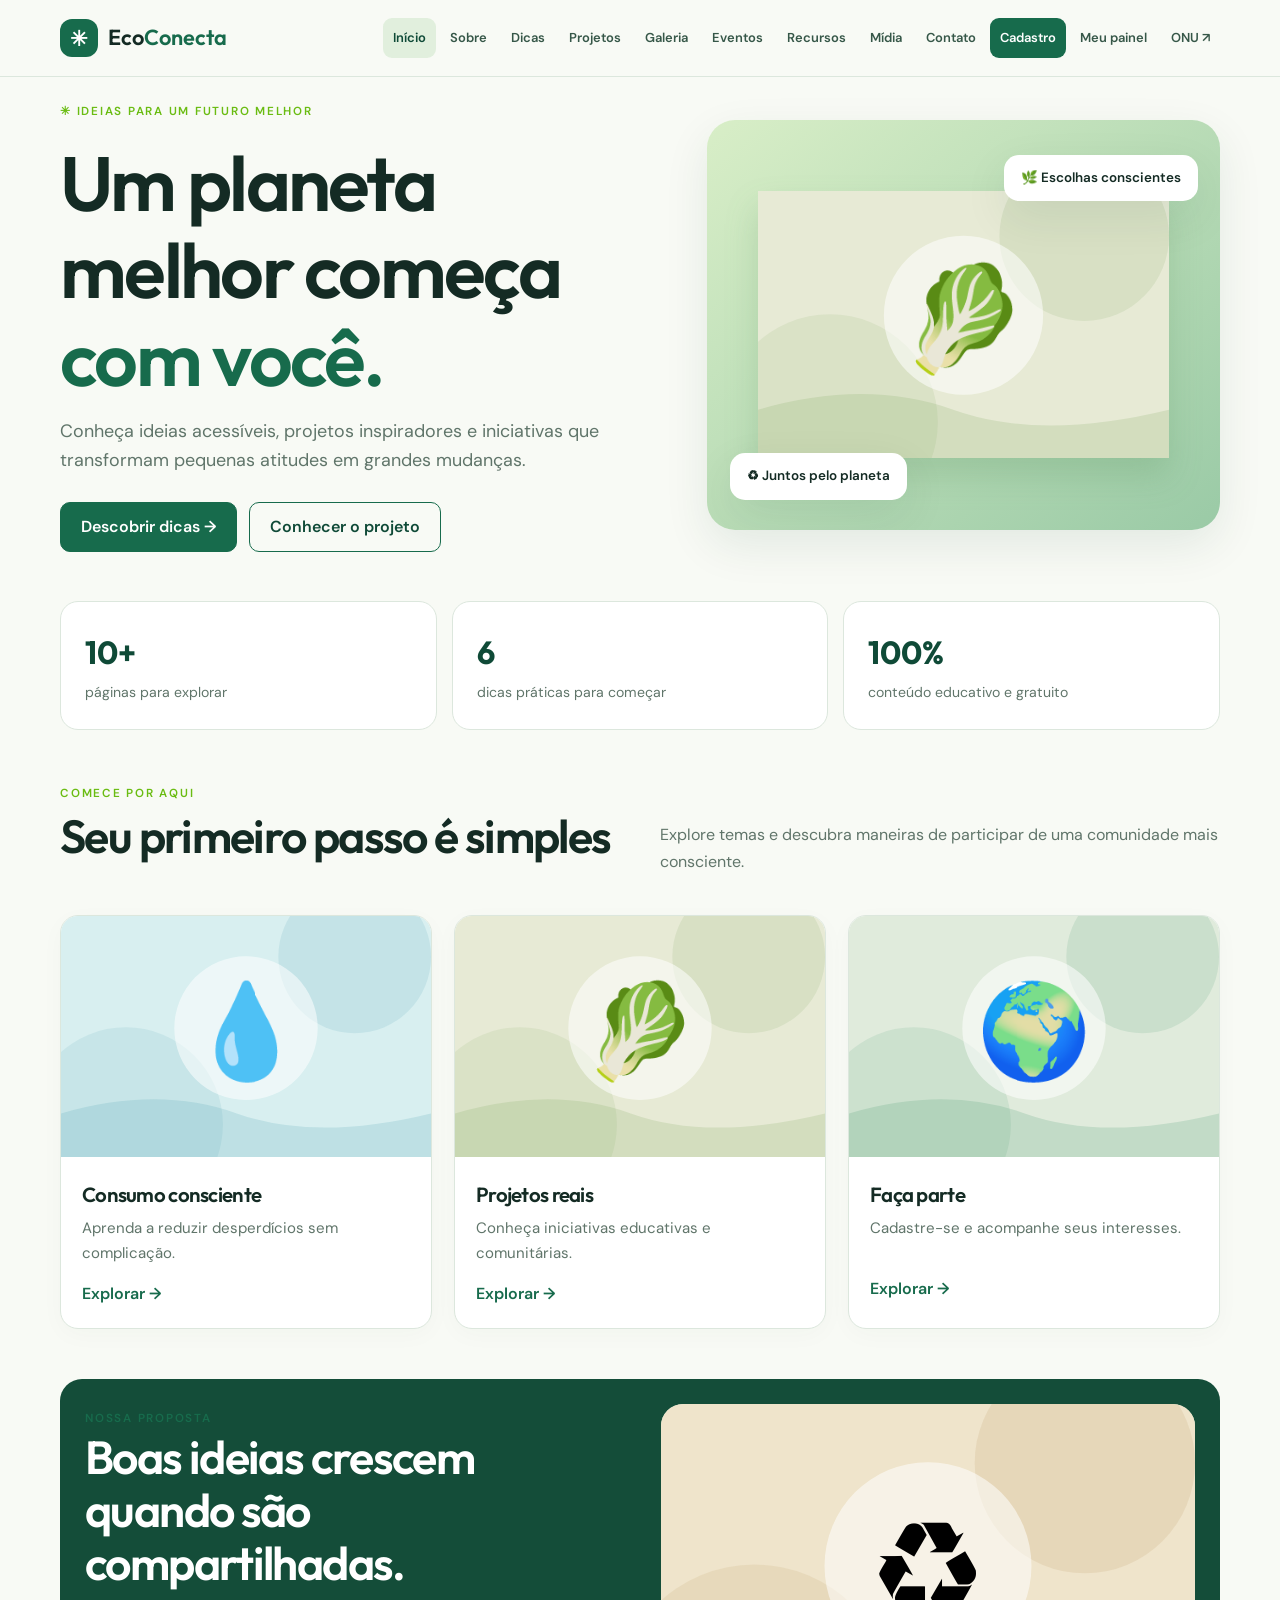
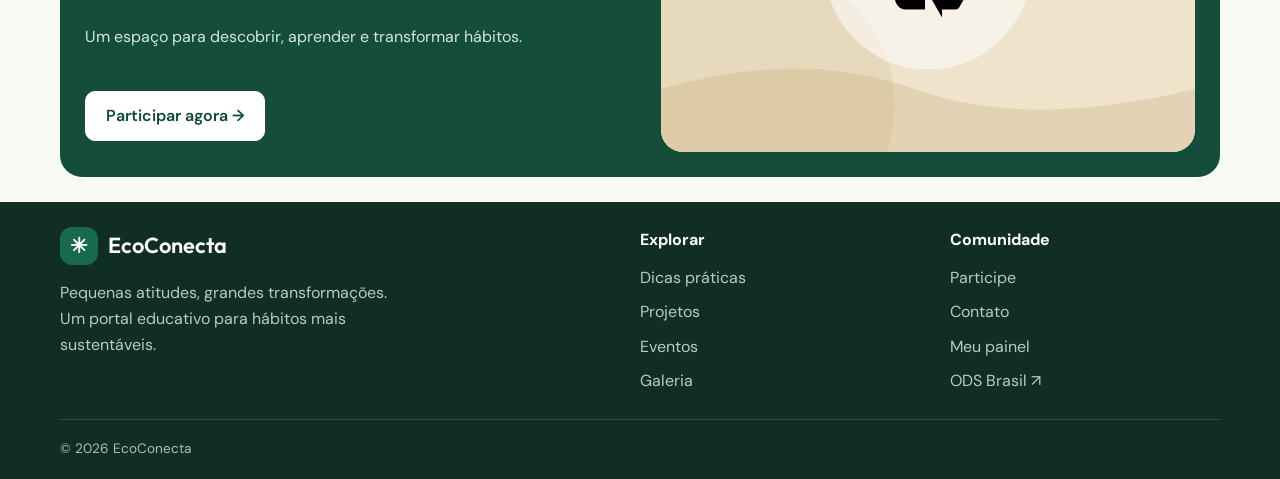
<file: index.html>
<!DOCTYPE html>
<html lang="pt-BR">
    <head>
        <meta charset="UTF-8">
        <meta name="viewport" content="width=device-width,initial-scale=1">
        <meta name="theme-color" content="#176b4c">
        <meta name="description" content="EcoConecta: portal educativo sobre hábitos sustentáveis.">
        <title>Início | EcoConecta</title>
        <link rel="stylesheet" href="css/global.css">
        <link rel="stylesheet" href="css/components.css">
        <link rel="stylesheet" href="css/pages/index.css">
    </head>
    <body>
        <header id="site-header" class="site-header"></header>
        <main id="main-content">
            <section class="hero">
                <div class="container hero-grid">
                    <div>
                        <span class="eyebrow home-eyebrow">✳ IDEIAS PARA UM FUTURO MELHOR</span>
                        <h1>Um planeta melhor começa <span class="home-highlight">com você.</span></h1>
                        <p class="hero-lead">Conheça ideias acessíveis, projetos inspiradores e iniciativas que transformam pequenas atitudes em grandes mudanças.</p>
                        <div class="hero-actions"><a class="btn-eco" href="dicas.html">Descobrir dicas →</a>
                            <a class="btn-eco outline" href="sobre.html">Conhecer o projeto</a>
                        </div>
                    </div>
                    <div class="hero-visual">
                        <img src="img/horta.svg" alt="Ilustração de horta representando ações sustentáveis">
                        <span class="floating-label top">🌿 Escolhas conscientes</span>
                        <span class="floating-label bottom">♻ Juntos pelo planeta</span>
                    </div>
                </div>
            </section>
            <section class="container stats" aria-label="Pilares do portal">
                <div class="stat">
                    <strong>10+</strong><span>páginas para explorar</span>
                </div>
                <div class="stat">
                    <strong>6</strong>
                    <span>dicas práticas para começar</span>
                </div>
                <div class="stat">
                    <strong>100%</strong>
                    <span>conteúdo educativo e gratuito</span>
                </div>
            </section>
            <section class="section">
                <div class="container">
                    <div class="section-heading">
                        <div>
                            <span class="eyebrow home-eyebrow">COMECE POR AQUI</span>
                            <h2>Seu primeiro passo é simples</h2>
                        </div>
                        <p>Explore temas e descubra maneiras de participar de uma comunidade mais consciente.</p>
                    </div>
                    <div class="cards">
                        <article class="card-eco">
                            <img class="card-img" src="img/agua.svg" alt="Consumo consciente">
                            <div class="card-body-eco">
                                <h3>Consumo consciente</h3>
                                <p>Aprenda a reduzir desperdícios sem complicação.</p>
                                <a class="card-link" href="dicas.html">Explorar →</a>
                            </div>
                        </article>
                        <article class="card-eco">
                            <img class="card-img" src="img/horta.svg" alt="Projetos reais">
                            <div class="card-body-eco"><h3>Projetos reais</h3>
                                <p>Conheça iniciativas educativas e comunitárias.</p>
                                <a class="card-link" href="projetos.html">Explorar →</a>
                            </div>
                        </article>
                        <article class="card-eco">
                            <img class="card-img" src="img/reciclagem.svg" alt="Faça parte">
                            <div class="card-body-eco">
                                <h3>Faça parte</h3>
                                <p>Cadastre-se e acompanhe seus interesses.</p>
                                <a class="card-link" href="cadastro.html">Explorar →</a>
                            </div>
                        </article>
                    </div>
                </div>
            </section>
            <section class="section">
                <div class="container">
                    <div class="callout split">
                        <div>
                            <span class="eyebrow">NOSSA PROPOSTA</span>
                            <h2>Boas ideias crescem quando são compartilhadas.</h2>
                            <p id="pNossaProposta">Um espaço para descobrir, aprender e transformar hábitos.</p>
                            <a id="btnNossaProposta" class="btn-eco light" href="cadastro.html">Participar agora →</a>
                        </div>
                        <div class="image-panel">
                            <img src="img/reutilizar.svg" alt="Símbolo de reutilização">
                        </div>
                    </div>
                </div>
            </section>
        </main>
        <footer id="site-footer" class="site-footer"></footer>
        <script type="module" src="js/app.js" defer></script>
    </body>
</html>
</file>
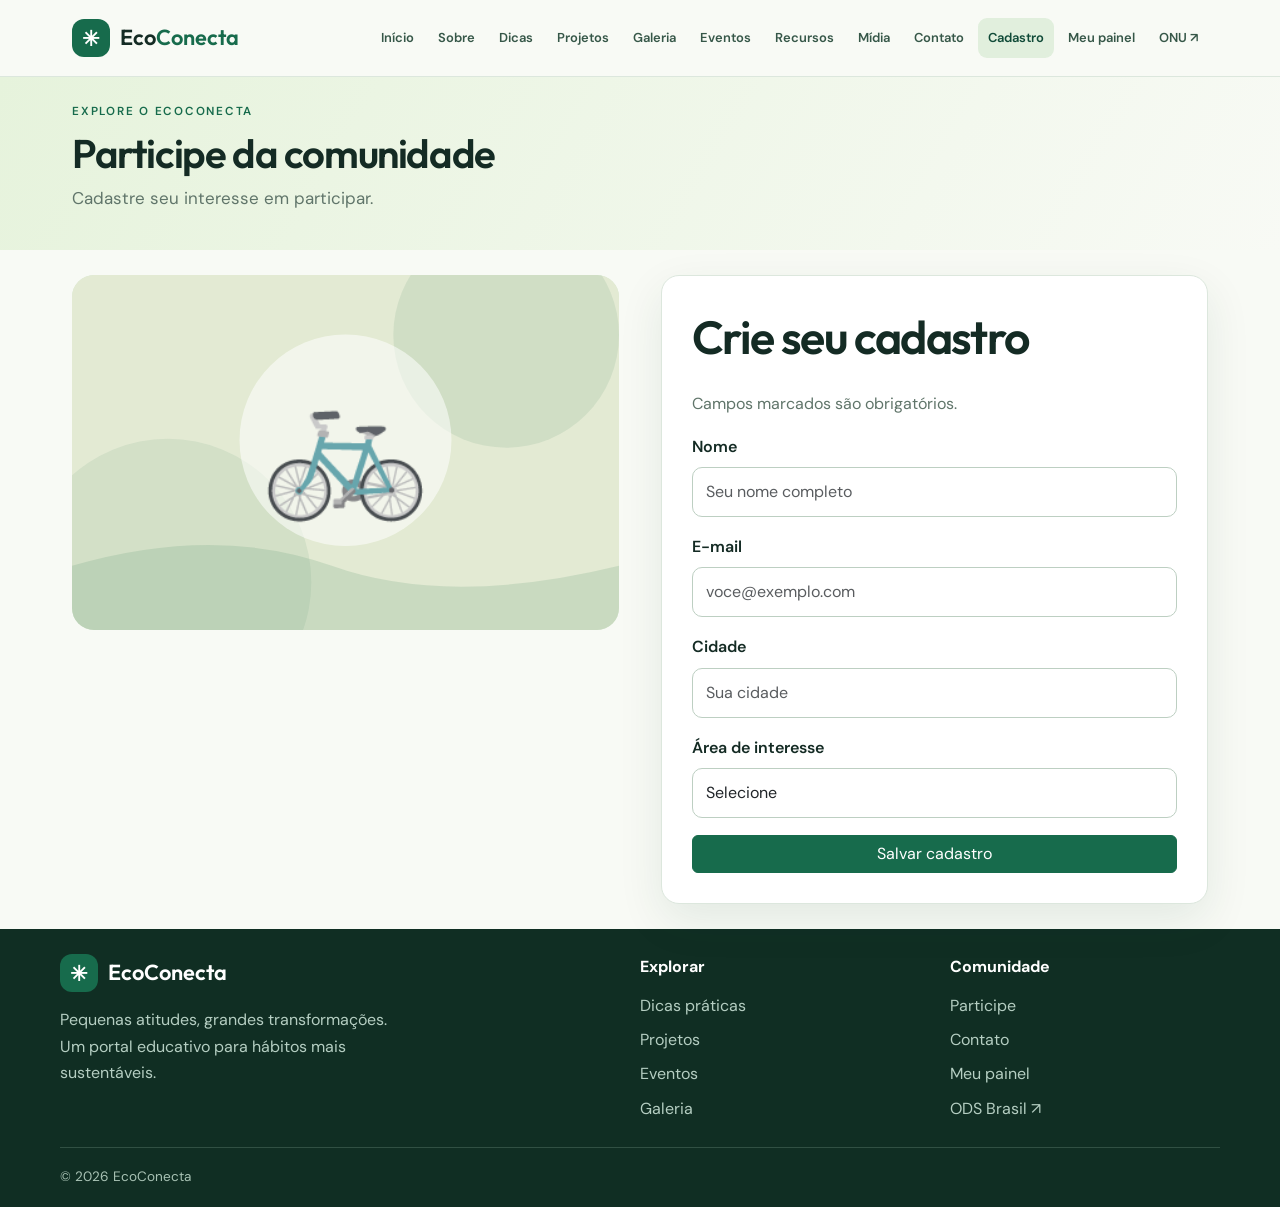
<file: cadastro.html>
<!DOCTYPE html>
<html lang="pt-BR">

<head>
    <meta charset="UTF-8">
    <meta name="viewport" content="width=device-width,initial-scale=1">
    <meta name="theme-color" content="#176b4c">
    <meta name="description" content="EcoConecta: portal educativo sobre hábitos sustentáveis.">
    <title>Cadastro | EcoConecta</title>
    <link rel="stylesheet" href="https://cdn.jsdelivr.net/npm/bootstrap@5.3.3/dist/css/bootstrap.min.css">
    <link rel="stylesheet" href="css/global.css">
    <link rel="stylesheet" href="css/components.css">
    <link rel="stylesheet" href="css/bootstrap-overrides.css">
</head>

<body>
    <header id="site-header" class="site-header"></header>
    <main id="main-content">
        <section class="page-hero">
            <div class="container">
                <span class="eyebrow">EXPLORE O ECOCONECTA</span>
                <h1>Participe da comunidade</h1>
                <p>Cadastre seu interesse em participar.</p>
            </div>
        </section>
        <section class="section">
            <div class="container">
                <div class="split">
                    <div class="image-panel"><img src="img/bicicleta.svg"
                            alt="Bicicleta representando mobilidade sustentável"></div>
                    <form id="register-form" class="form-shell">
                        <h2>Crie seu cadastro</h2>
                        <p>Campos marcados são obrigatórios.</p>
                        <div class="field"><label for="register-name">Nome</label><input class="form-control"
                                id="register-name" name="name" type="text" required minlength="3"
                                pattern="[A-Za-zÀ-ÿ\s]{3,}" placeholder="Seu nome completo"></div>
                        <div class="field"><label for="register-email">E-mail</label><input class="form-control"
                                id="register-email" name="email" type="email" required placeholder="voce@exemplo.com">
                        </div>
                        <div class="field"><label for="register-city">Cidade</label><input class="form-control"
                                id="register-city" name="city" type="text" required minlength="2"
                                placeholder="Sua cidade"></div>
                        <div class="field"><label for="register-interest">Área de interesse</label><select
                                class="form-select" id="register-interest" name="interest" required>
                                <option value="">Selecione</option>
                                <option>Educação ambiental</option>
                                <option>Reciclagem</option>
                                <option>Mobilidade</option>
                                <option>Consumo consciente</option>
                            </select></div><button class="btn btn-success w-100" type="submit">Salvar cadastro</button>
                        <div id="form-feedback" class="hidden"></div>
                    </form>
                </div>
            </div>
        </section>
    </main>
    <footer id="site-footer" class="site-footer"></footer>
    <script type="module" src="js/app.js" defer></script>
</body>

</html>
</file>
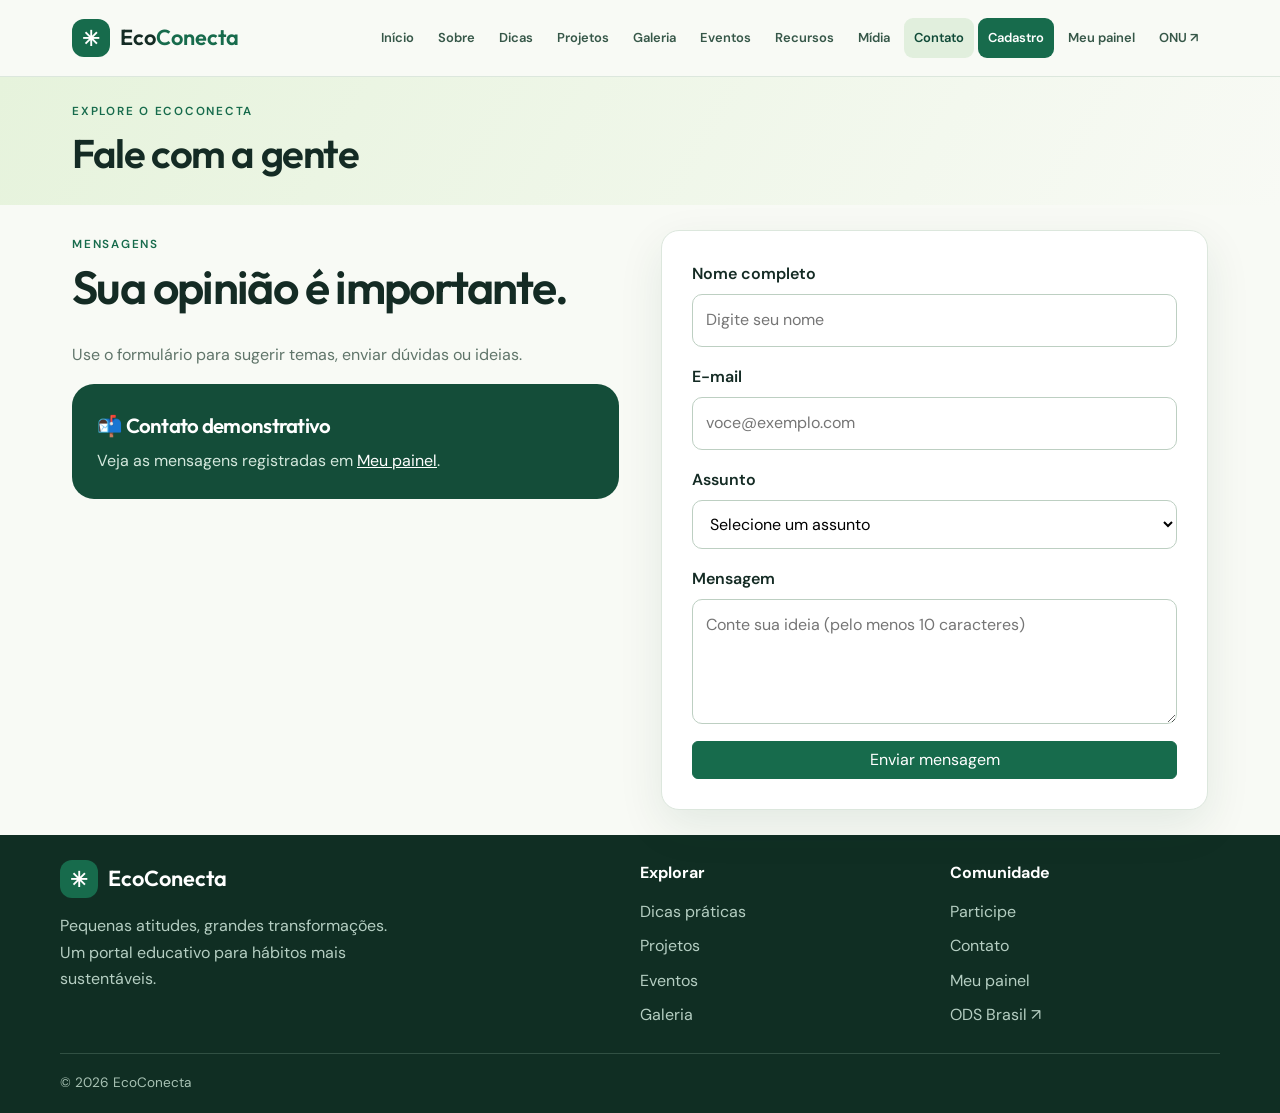
<file: contato.html>
<!DOCTYPE html>
<html lang="pt-BR">

<head>
    <meta charset="UTF-8">
    <meta name="viewport" content="width=device-width,initial-scale=1">
    <meta name="theme-color" content="#176b4c">
    <meta name="description" content="EcoConecta: portal educativo sobre hábitos sustentáveis.">
    <title>Contato | EcoConecta</title>
    <link rel="stylesheet" href="https://cdn.jsdelivr.net/npm/bootstrap@5.3.3/dist/css/bootstrap.min.css">
    <link rel="stylesheet" href="css/global.css">
    <link rel="stylesheet" href="css/components.css">
    <link rel="stylesheet" href="css/pages/contato.css">
    <link rel="stylesheet" href="css/bootstrap-overrides.css">
</head>

<body>
    <header id="site-header" class="site-header"></header>
    <main id="main-content">
        <section class="page-hero">
            <div class="container"><span class="eyebrow">EXPLORE O ECOCONECTA</span>
                <h1>Fale com a gente</h1>
            </div>
        </section>
        <section class="section">
            <div class="container">
                <div class="split">
                    <div><span class="eyebrow">MENSAGENS</span>
                        <h2>Sua opinião é importante.</h2>
                        <p>Use o formulário para sugerir temas, enviar dúvidas ou ideias.</p>
                        <div class="callout">
                            <h3>📬 Contato demonstrativo</h3>
                            <p class="mb-0 page-contact-note">Veja as mensagens registradas em <a href="painel.html">Meu painel</a>.</p>
                        </div>
                    </div>
                    <form id="contact-form" class="form-shell" autocomplete="on">
                        <div class="field"><label for="contact-name">Nome completo</label><input id="contact-name"
                                name="name" type="text" placeholder="Digite seu nome" required minlength="3"
                                pattern="[A-Za-zÀ-ÿ\s]{3,}" title="Use pelo menos 3 letras"></div>
                        <div class="field"><label for="contact-email">E-mail</label><input id="contact-email"
                                name="email" type="email" placeholder="voce@exemplo.com" required></div>
                        <div class="field"><label for="contact-subject">Assunto</label><select name="subject"
                                id="contact-subject" required>
                                <option value="">Selecione um assunto</option>
                                <option>Dúvida</option>
                                <option>Sugestão</option>
                                <option>Projeto</option>
                                <option>Outro</option>
                            </select></div>
                        <div class="field"><label for="contact-message">Mensagem</label><textarea name="message"
                                id="contact-message" placeholder="Conte sua ideia (pelo menos 10 caracteres)" required
                                minlength="10"></textarea></div><button class="btn btn-success w-100"
                            type="submit">Enviar mensagem</button>
                        <div id="form-feedback" class="hidden"></div>
                    </form>
                </div>
            </div>
        </section>
    </main>
    <footer id="site-footer" class="site-footer"></footer>
    <script type="module" src="js/app.js" defer></script>
</body>

</html>
</file>
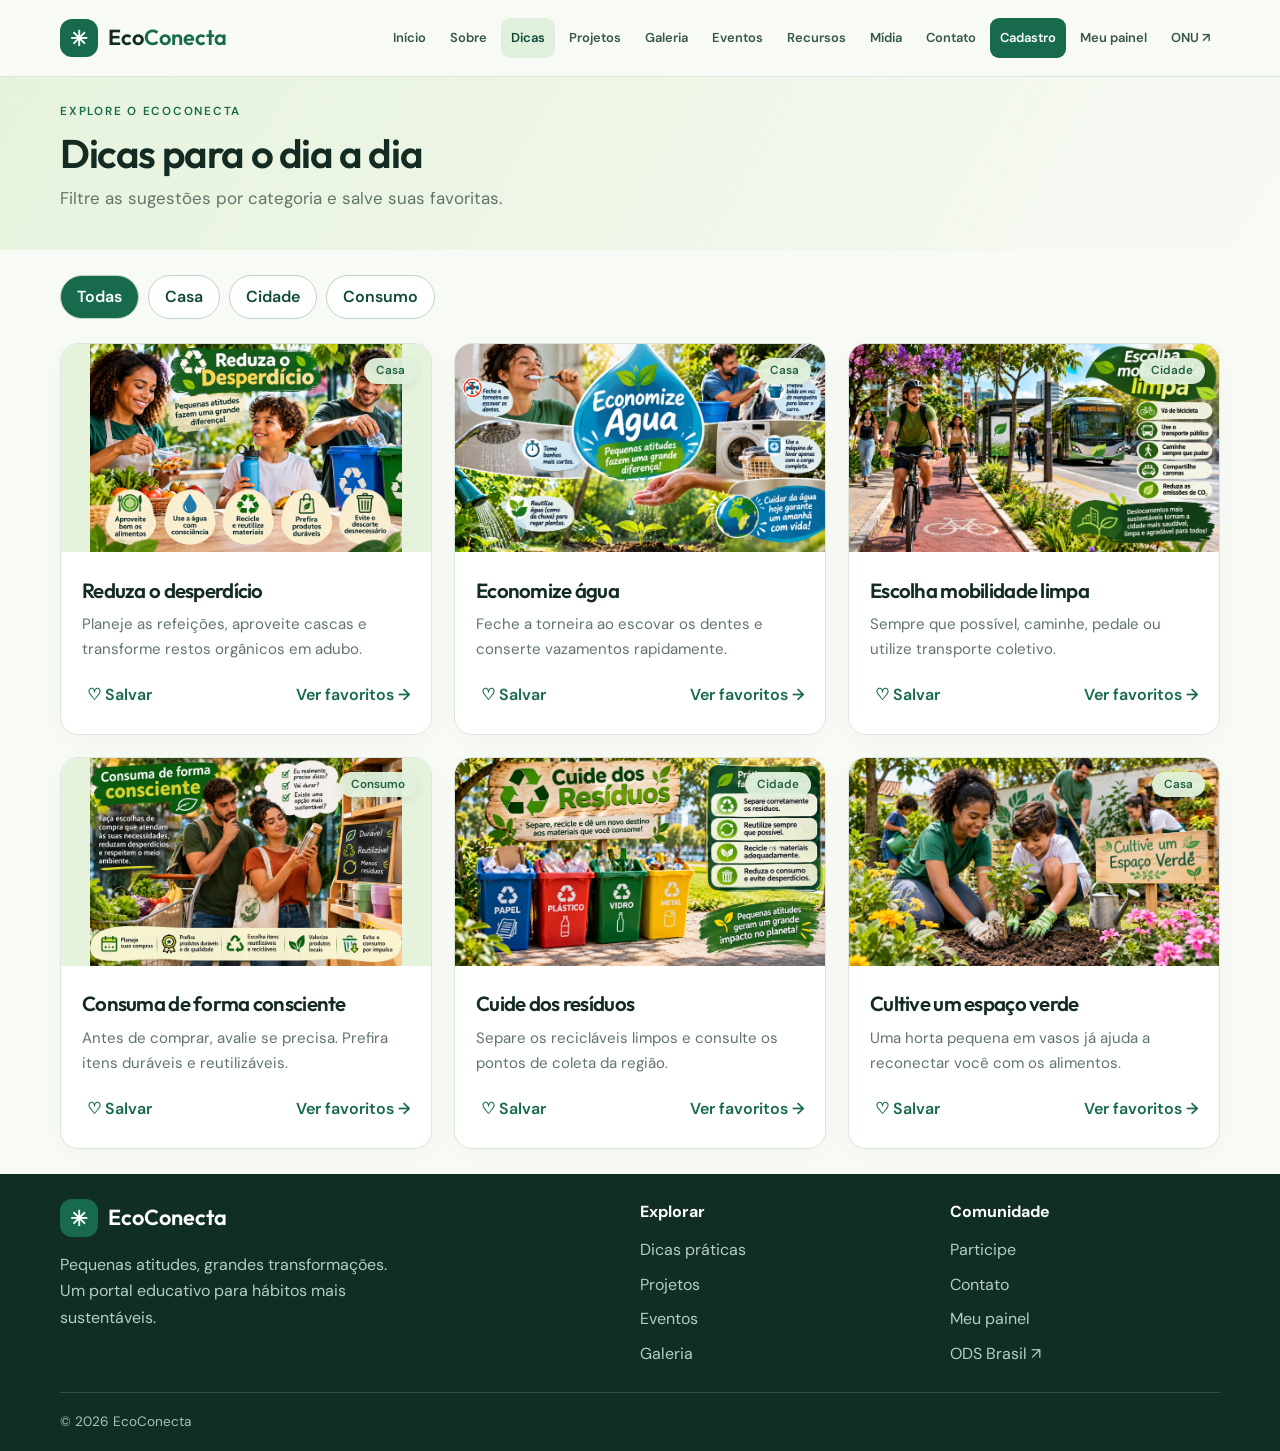
<file: dicas.html>
<!DOCTYPE html>
<html lang="pt-BR">

<head>
    <meta charset="UTF-8">
    <meta name="viewport" content="width=device-width,initial-scale=1">
    <meta name="theme-color" content="#176b4c">
    <meta name="description" content="EcoConecta: portal educativo sobre hábitos sustentáveis.">
    <title>Dicas | EcoConecta</title>
    <link rel="stylesheet" href="css/global.css">
    <link rel="stylesheet" href="css/components.css">
    <link rel="stylesheet" href="css/pages/dicas.css">
</head>

<body>
    <header id="site-header" class="site-header"></header>
    <main id="main-content">
        <section class="page-hero">
            <div class="container"><span class="eyebrow">EXPLORE O ECOCONECTA</span>
                <h1 id="titulo-dicas">Dicas para o dia a dia</h1>
                <p>Filtre as sugestões por categoria e salve suas favoritas.</p>
            </div>
        </section>
        <section class="section">
            <div class="container">
                <div class="filters" aria-label="Filtrar dicas"><button type="button"
                        class="filter-btn tip-filter selected" data-filter="Todos"
                        aria-pressed="true">Todas</button><button type="button" class="filter-btn tip-filter"
                        data-filter="Casa">Casa</button><button type="button" class="filter-btn tip-filter"
                        data-filter="Cidade">Cidade</button><button type="button" class="filter-btn tip-filter"
                        data-filter="Consumo">Consumo</button></div>
                <div id="tips-list" class="cards" aria-live="polite"></div>
            </div>
        </section>
    </main>
    <footer id="site-footer" class="site-footer"></footer>
    <script type="module" src="js/app.js" defer></script>
</body>

</html>
</file>
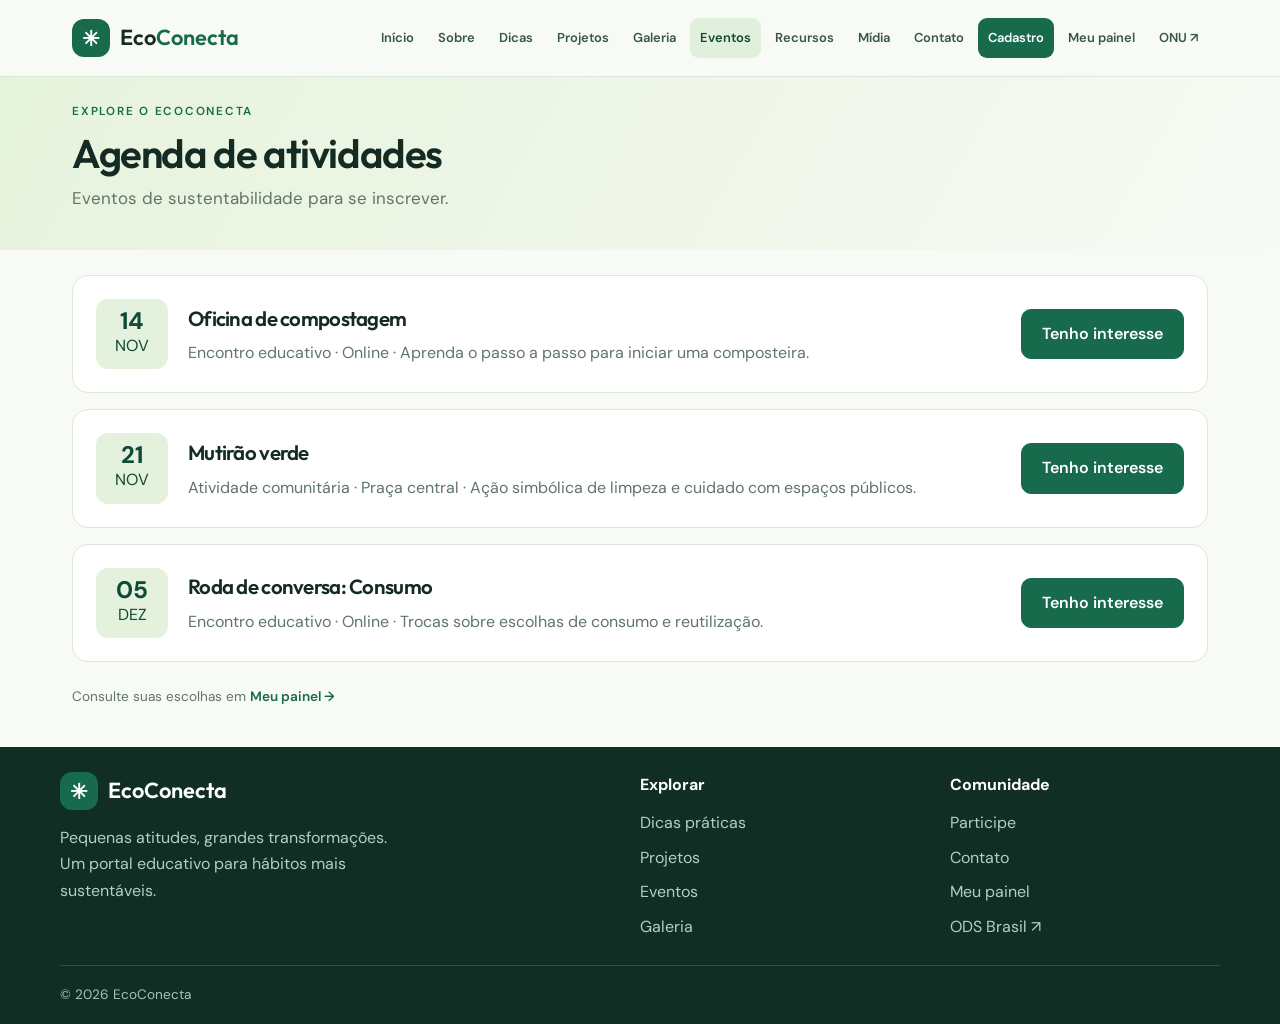
<file: eventos.html>
<!DOCTYPE html>
<html lang="pt-BR">

<head>
    <meta charset="UTF-8">
    <meta name="viewport" content="width=device-width,initial-scale=1">
    <meta name="theme-color" content="#176b4c">
    <meta name="description" content="EcoConecta: portal educativo sobre hábitos sustentáveis.">
    <title>Eventos | EcoConecta</title>
    <link rel="stylesheet" href="https://cdn.jsdelivr.net/npm/bootstrap@5.3.3/dist/css/bootstrap.min.css">
    <link rel="stylesheet" href="css/global.css">
    <link rel="stylesheet" href="css/components.css">
    <link rel="stylesheet" href="css/pages/eventos.css">
    <link rel="stylesheet" href="css/bootstrap-overrides.css">
</head>

<body>
    <header id="site-header" class="site-header"></header>
    <main id="main-content">
        <section class="page-hero">
            <div class="container"><span class="eyebrow">EXPLORE O ECOCONECTA</span>
                <h1>Agenda de atividades</h1>
                <p>Eventos de sustentabilidade para se inscrever.</p>
            </div>
        </section>
        <section class="section">
            <div class="container">
                <div id="event-list" class="event-list"></div>
                <p class="small spacer-top">Consulte suas escolhas em <a href="painel.html" class="card-link">Meu painel
                        →</a></p>
            </div>
        </section>
    </main>
    <footer id="site-footer" class="site-footer"></footer>
    <script type="module" src="js/app.js" defer></script>
</body>

</html>
</file>
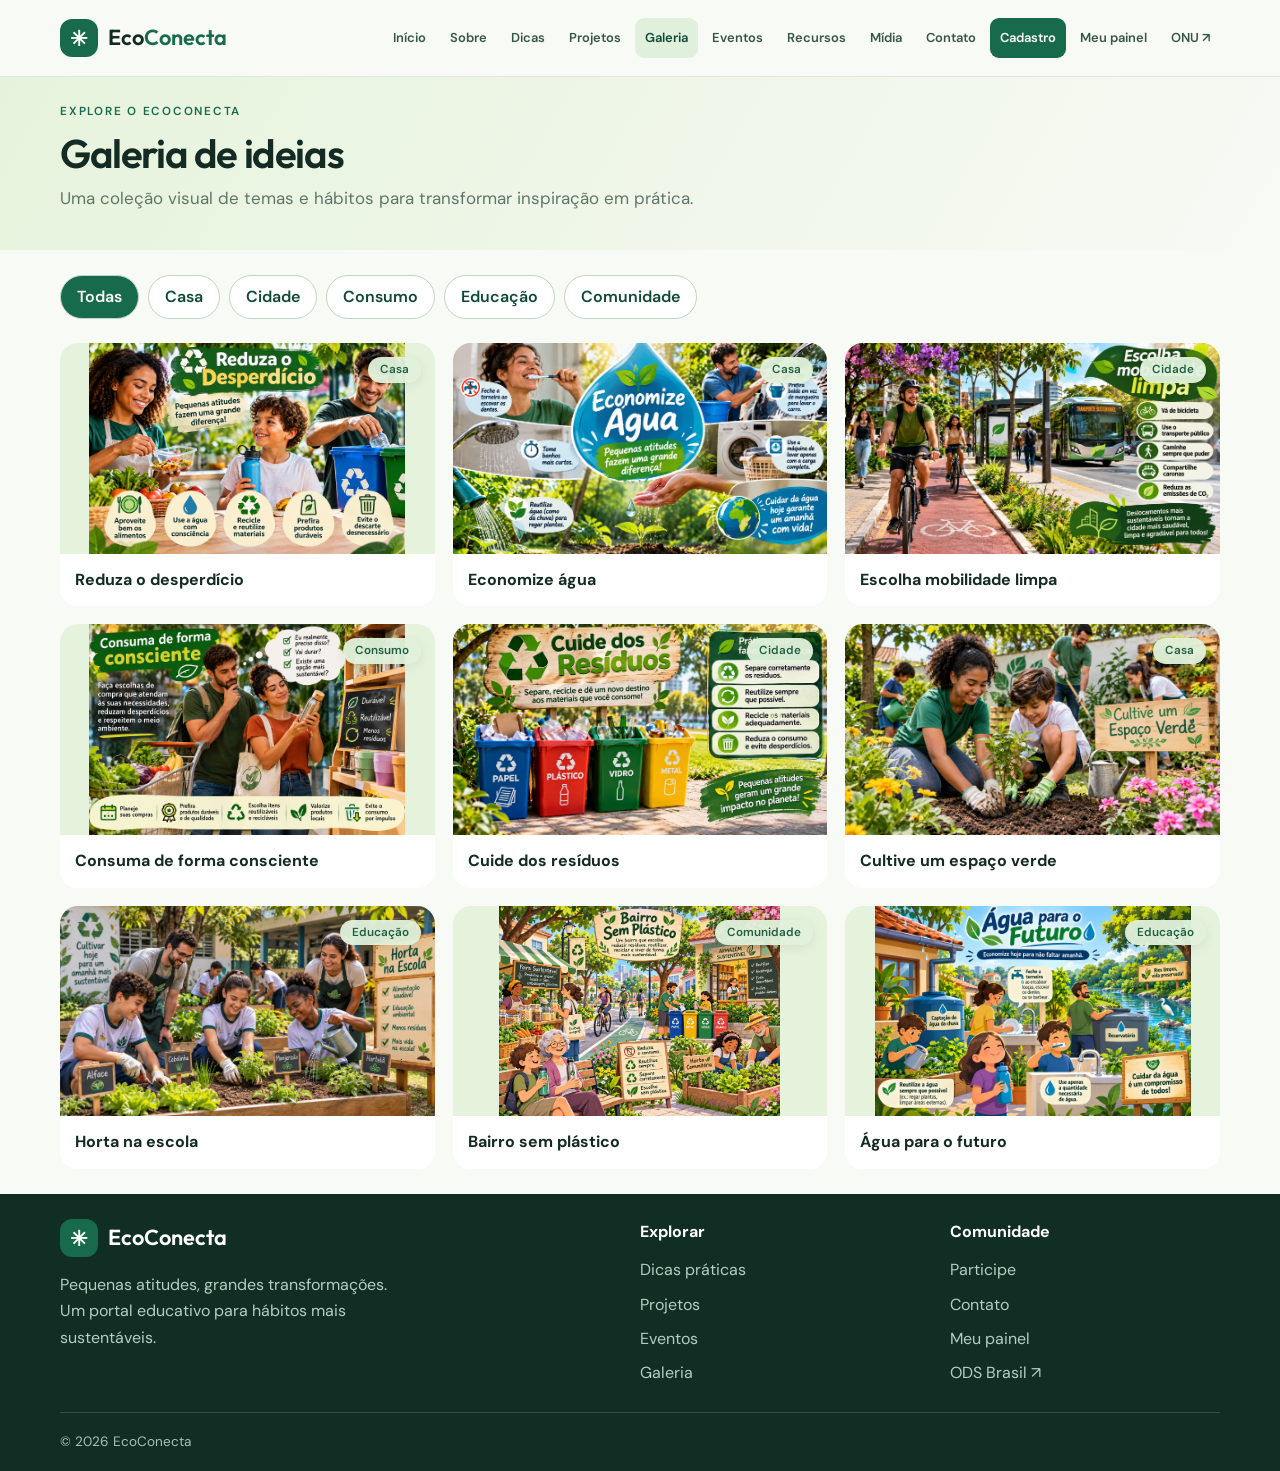
<file: galeria.html>
<!DOCTYPE html>
<html lang="pt-BR">

<head>
    <meta charset="UTF-8">
    <meta name="viewport" content="width=device-width,initial-scale=1">
    <meta name="theme-color" content="#176b4c">
    <meta name="description" content="EcoConecta: portal educativo sobre hábitos sustentáveis.">
    <title>Galeria | EcoConecta</title>
    <link rel="stylesheet" href="css/global.css">
    <link rel="stylesheet" href="css/components.css">
    <link rel="stylesheet" href="css/pages/galeria.css">
</head>

<body>
    <header id="site-header" class="site-header"></header>
    <main id="main-content">
        <section class="page-hero">
            <div class="container"><span class="eyebrow">EXPLORE O ECOCONECTA</span>
                <h1>Galeria de ideias</h1>
                <p>Uma coleção visual de temas e hábitos para transformar inspiração em prática.</p>
            </div>
        </section>
        <section class="section">
            <div class="container">
                <div class="filters" aria-label="Filtrar galeria"><button class="filter-btn gallery-filter selected"
                        data-filter="Todos" type="button">Todas</button><button class="filter-btn gallery-filter"
                        data-filter="Casa" type="button">Casa</button><button class="filter-btn gallery-filter"
                        data-filter="Cidade" type="button">Cidade</button><button class="filter-btn gallery-filter"
                        data-filter="Consumo" type="button">Consumo</button><button class="filter-btn gallery-filter"
                        data-filter="Educação" type="button">Educação</button><button class="filter-btn gallery-filter"
                        data-filter="Comunidade" type="button">Comunidade</button></div>
                <div id="gallery" class="gallery-grid" aria-live="polite"></div>
            </div>
        </section>
    </main>
    <footer id="site-footer" class="site-footer"></footer>
    <script type="module" src="js/app.js" defer></script>
</body>

</html>
</file>
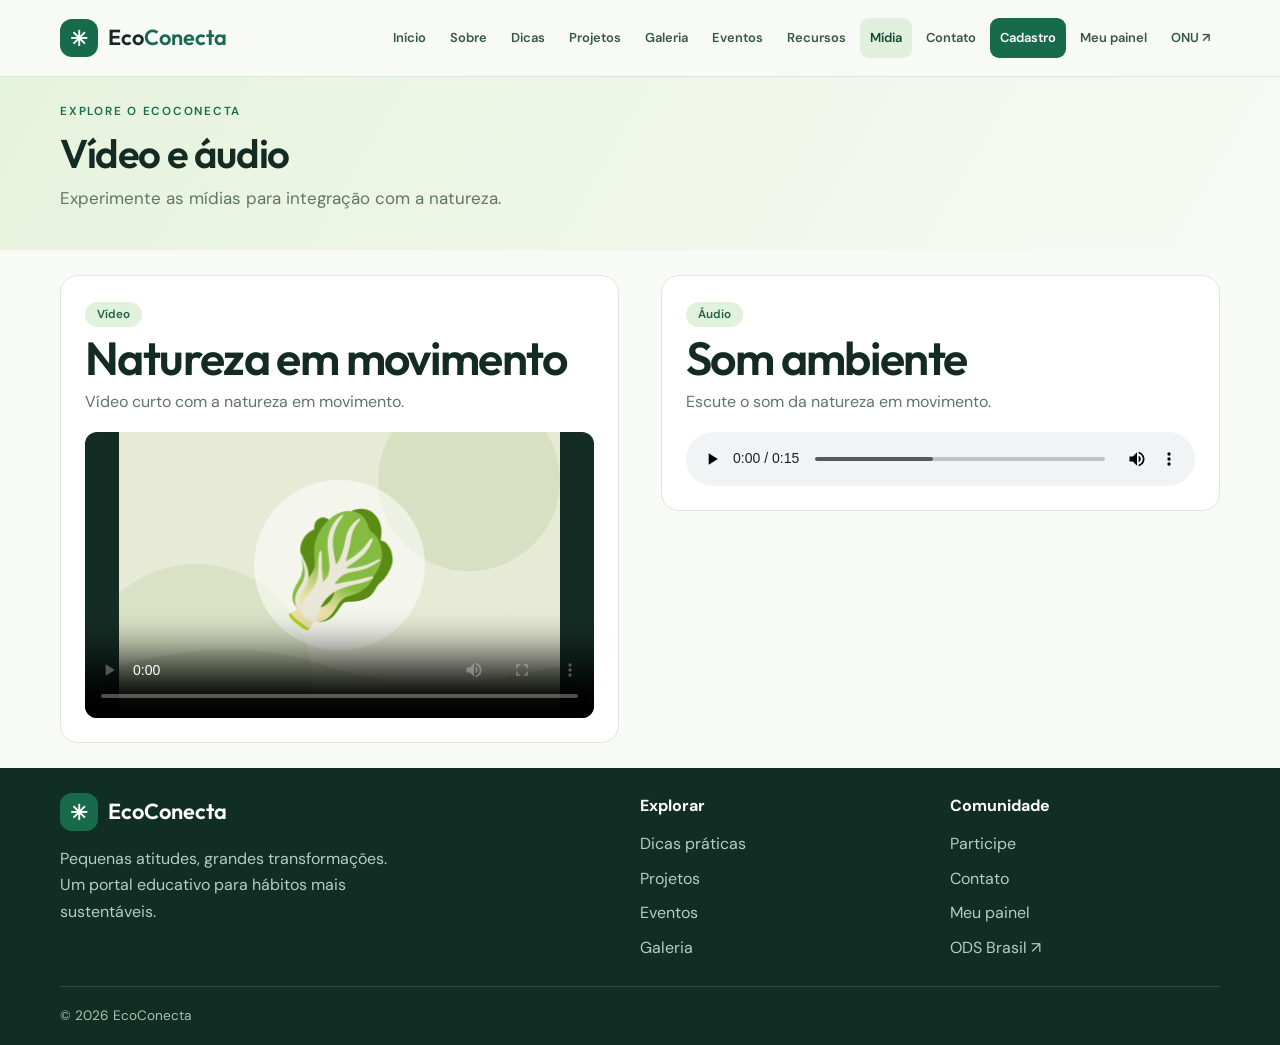
<file: midia.html>
<!DOCTYPE html>
<html lang="pt-BR">

<head>
    <meta charset="UTF-8">
    <meta name="viewport" content="width=device-width,initial-scale=1">
    <meta name="theme-color" content="#176b4c">
    <meta name="description" content="EcoConecta: portal educativo sobre hábitos sustentáveis.">
    <title>Mídia | EcoConecta</title>
    <link rel="stylesheet" href="css/global.css">
    <link rel="stylesheet" href="css/components.css">
    <link rel="stylesheet" href="css/pages/midia.css">
</head>

<body>
    <header id="site-header" class="site-header"></header>
    <main id="main-content">
        <section class="page-hero">
            <div class="container"><span class="eyebrow">EXPLORE O ECOCONECTA</span>
                <h1>Vídeo e áudio</h1>
                <p>Experimente as mídias para integração com a natureza.</p>
            </div>
        </section>
        <section class="section">
            <div class="container">
                <div class="split">
                    <article class="media-box"><span class="tag">Vídeo</span>
                        <h2 class="h2-midia">Natureza em movimento</h2>
                        <p>Vídeo curto com a natureza em movimento.</p><video controls preload="metadata"
                            poster="img/horta.svg">
                            <source src="video/natureza-em-movimento.mp4" type="video/mp4">Seu navegador não suporta vídeo HTML5.
                        </video>
                    </article>
                    <article class="media-box"><span class="tag">Áudio</span>
                        <h2 class="h2-midia">Som ambiente</h2>
                        <p>Escute o som da natureza em movimento.
                        </p><audio controls preload="metadata">
                            <source src="audio/audio-natureza.mp3" type="audio/mp3">Seu navegador não suporta áudio HTML5.
                        </audio>
                    </article>
                </div>
            </div>
        </section>
    </main>
    <footer id="site-footer" class="site-footer"></footer>
    <script type="module" src="js/app.js" defer></script>
</body>

</html>
</file>
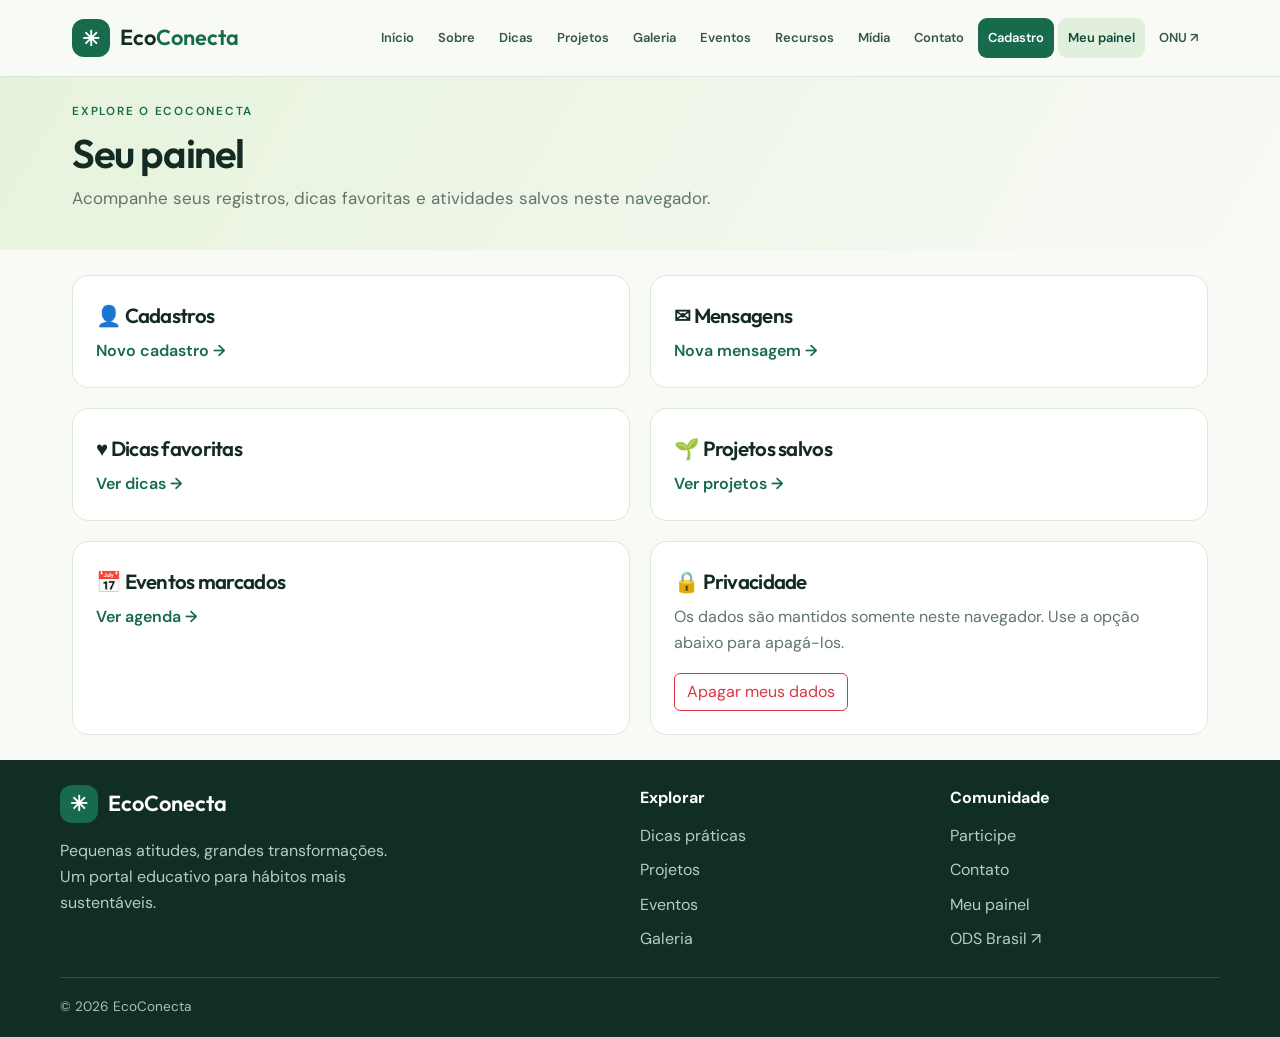
<file: painel.html>
<!DOCTYPE html>
<html lang="pt-BR">

<head>
    <meta charset="UTF-8">
    <meta name="viewport" content="width=device-width,initial-scale=1">
    <meta name="theme-color" content="#176b4c">
    <meta name="description" content="EcoConecta: portal educativo sobre hábitos sustentáveis.">
    <title>Meu painel | EcoConecta</title>
    <link rel="stylesheet" href="https://cdn.jsdelivr.net/npm/bootstrap@5.3.3/dist/css/bootstrap.min.css">
    <link rel="stylesheet" href="css/global.css">
    <link rel="stylesheet" href="css/components.css">
    <link rel="stylesheet" href="css/pages/painel.css">
    <link rel="stylesheet" href="css/bootstrap-overrides.css">
</head>

<body>
    <header id="site-header" class="site-header"></header>
    <main id="main-content">
        <section class="page-hero">
            <div class="container"><span class="eyebrow">EXPLORE O ECOCONECTA</span>
                <h1>Seu painel</h1>
                <p>Acompanhe seus registros, dicas favoritas e atividades salvos neste navegador.</p>
            </div>
        </section>
        <section class="section">
            <div class="container">
                <div id="dashboard">
                    <div class="dashboard-grid">
                        <section class="panel">
                            <h3>👤 Cadastros</h3>
                            <div id="members-list"></div><a href="cadastro.html" class="card-link">Novo cadastro →</a>
                        </section>
                        <section class="panel">
                            <h3>✉ Mensagens</h3>
                            <div id="messages-list"></div><a href="contato.html" class="card-link">Nova mensagem →</a>
                        </section>
                        <section class="panel">
                            <h3>♥ Dicas favoritas</h3>
                            <div id="favorites-list"></div><a href="dicas.html" class="card-link">Ver dicas →</a>
                        </section>
                        <section class="panel">
                            <h3>🌱 Projetos salvos</h3>
                            <div id="projects-list"></div><a href="projetos.html" class="card-link">Ver projetos →</a>
                        </section>
                        <section class="panel">
                            <h3>📅 Eventos marcados</h3>
                            <div id="events-list"></div><a href="eventos.html" class="card-link">Ver agenda →</a>
                        </section>
                        <section class="panel">
                            <h3>🔒 Privacidade</h3>
                            <p>Os dados são mantidos somente neste navegador. Use a opção abaixo para apagá-los.</p>
                            <button id="clear-data" type="button" class="btn btn-outline-danger">Apagar meus
                                dados</button>
                            <div id="panel-feedback" class="hidden"></div>
                        </section>
                    </div>
                </div>
            </div>
        </section>
    </main>
    <footer id="site-footer" class="site-footer"></footer>
    <script type="module" src="js/app.js" defer></script>
</body>

</html>
</file>
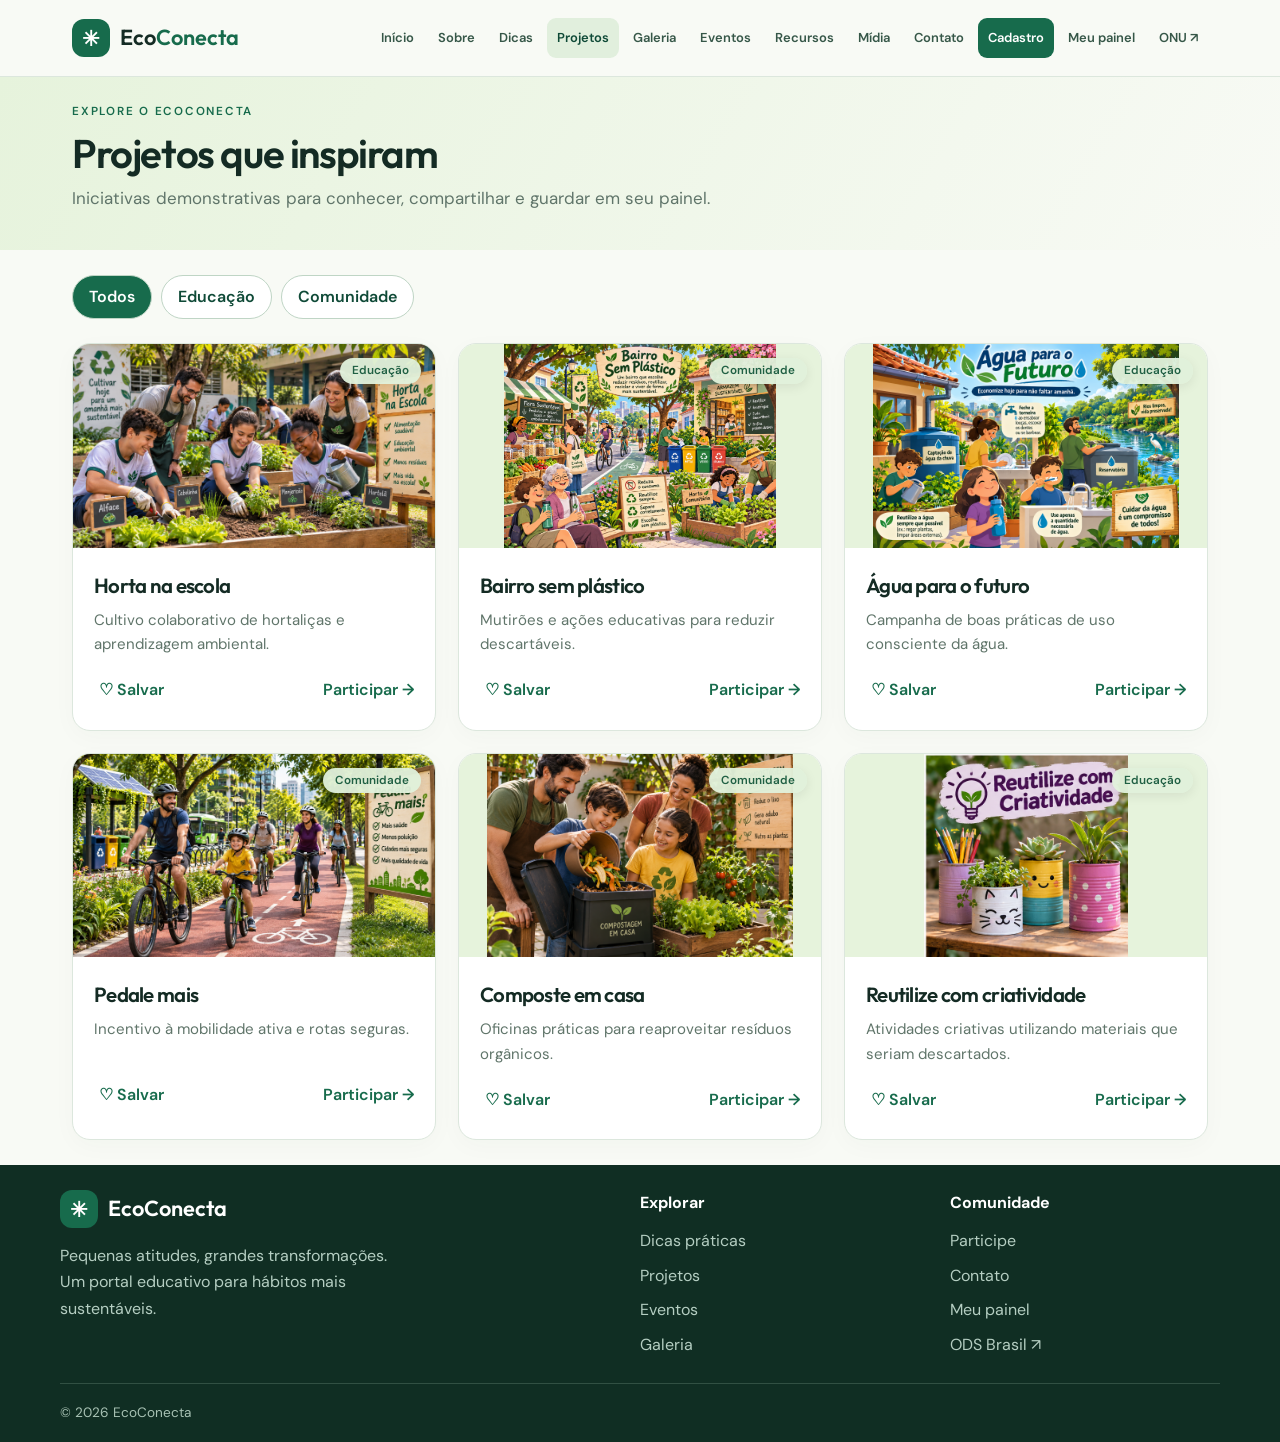
<file: projetos.html>
<!DOCTYPE html>
<html lang="pt-BR">
    <head>
        <meta charset="UTF-8">
        <meta name="viewport" content="width=device-width,initial-scale=1">
        <meta name="theme-color" content="#176b4c">
        <meta name="description" content="EcoConecta: portal educativo sobre hábitos sustentáveis.">
        <title>Projetos | EcoConecta</title>
        <link rel="stylesheet" href="https://cdn.jsdelivr.net/npm/bootstrap@5.3.3/dist/css/bootstrap.min.css">
        <link rel="stylesheet" href="css/global.css">
        <link rel="stylesheet" href="css/components.css">
        <link rel="stylesheet" href="css/pages/projetos.css">
        <link rel="stylesheet" href="css/bootstrap-overrides.css">
        </head>
    <body>
        <header id="site-header" class="site-header"></header>
        <main id="main-content">
            <section class="page-hero">
                <div class="container"><span class="eyebrow">EXPLORE O ECOCONECTA</span>
                    <h1>Projetos que inspiram</h1>
                    <p>Iniciativas demonstrativas para conhecer, compartilhar e guardar em seu painel.</p>
                </div>
            </section>
            <section class="section">
                <div class="container">
                    <div class="filters" aria-label="Filtrar projetos"><button class="filter-btn project-filter selected"
                            data-filter="Todos" type="button" aria-pressed="true">Todos</button><button
                            class="filter-btn project-filter" data-filter="Educação" type="button">Educação</button><button
                            class="filter-btn project-filter" data-filter="Comunidade" type="button">Comunidade</button>
                    </div>
                    <div id="projects-list-page" class="cards"></div>
                </div>
            </section>
        </main>
        <footer id="site-footer" class="site-footer"></footer>
        <script type="module" src="js/app.js" defer></script>
    </body>
</html>
</file>
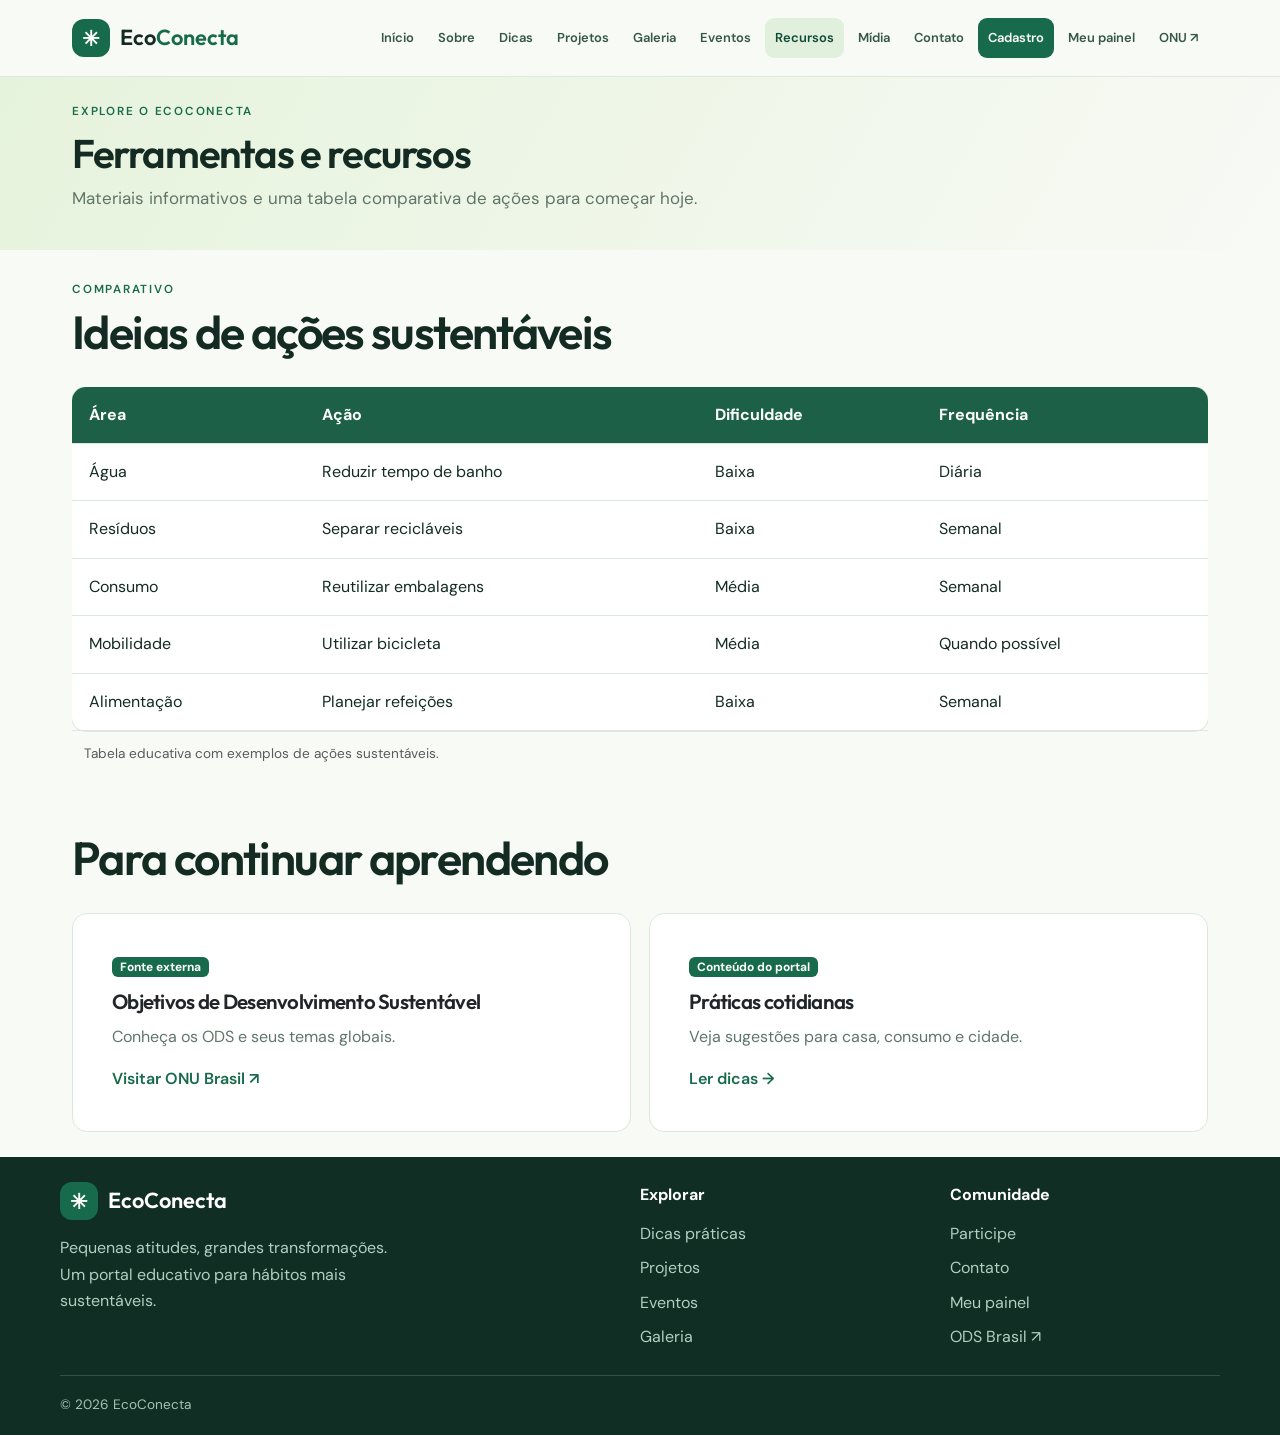
<file: recursos.html>
<!DOCTYPE html>
<html lang="pt-BR">

<head>
    <meta charset="UTF-8">
    <meta name="viewport" content="width=device-width,initial-scale=1">
    <meta name="theme-color" content="#176b4c">
    <meta name="description" content="EcoConecta: portal educativo sobre hábitos sustentáveis.">
    <title>Recursos | EcoConecta</title>
    <link rel="stylesheet" href="https://cdn.jsdelivr.net/npm/bootstrap@5.3.3/dist/css/bootstrap.min.css">
    <link rel="stylesheet" href="css/global.css">
    <link rel="stylesheet" href="css/components.css">
    <link rel="stylesheet" href="css/pages/recursos.css">
    <link rel="stylesheet" href="css/bootstrap-overrides.css">
</head>

<body>
    <header id="site-header" class="site-header"></header>
    <main id="main-content">
        <section class="page-hero">
            <div class="container"><span class="eyebrow">EXPLORE O ECOCONECTA</span>
                <h1>Ferramentas e recursos</h1>
                <p>Materiais informativos e uma tabela comparativa de ações para começar hoje.</p>
            </div>
        </section>
        <section class="section">
            <div class="container"><span class="eyebrow">COMPARATIVO</span>
                <h2>Ideias de ações sustentáveis</h2>
                <div class="table-scroll">
                    <table class="data-table">
                        <caption class="small">Tabela educativa
                            com exemplos de ações sustentáveis.</caption>
                        <thead>
                            <tr>
                                <th>Área</th>
                                <th>Ação</th>
                                <th>Dificuldade</th>
                                <th>Frequência</th>
                            </tr>
                        </thead>
                        <tbody>
                            <tr>
                                <td>Água</td>
                                <td>Reduzir tempo de banho</td>
                                <td>Baixa</td>
                                <td>Diária</td>
                            </tr>
                            <tr>
                                <td>Resíduos</td>
                                <td>Separar recicláveis</td>
                                <td>Baixa</td>
                                <td>Semanal</td>
                            </tr>
                            <tr>
                                <td>Consumo</td>
                                <td>Reutilizar embalagens</td>
                                <td>Média</td>
                                <td>Semanal</td>
                            </tr>
                            <tr>
                                <td>Mobilidade</td>
                                <td>Utilizar bicicleta</td>
                                <td>Média</td>
                                <td>Quando possível</td>
                            </tr>
                            <tr>
                                <td>Alimentação</td>
                                <td>Planejar refeições</td>
                                <td>Baixa</td>
                                <td>Semanal</td>
                            </tr>
                        </tbody>
                    </table>
                </div>
            </div>
        </section>
        <section class="section">
            <div class="container">
                <h2>Para continuar aprendendo</h2>
                <div class="resource-list">
                    <article class="resource card">
                        <div class="card-body"><span class="badge bg-success mb-2">Fonte externa</span>
                            <h3>Objetivos de Desenvolvimento Sustentável</h3>
                            <p>Conheça os ODS e seus temas globais.</p><a class="card-link"
                                href="https://brasil.un.org/pt-br/sdgs" target="_blank"
                                rel="noopener noreferrer">Visitar ONU Brasil ↗</a>
                        </div>
                    </article>
                    <article class="resource card">
                        <div class="card-body"><span class="badge bg-success mb-2">Conteúdo do portal</span>
                            <h3>Práticas cotidianas</h3>
                            <p>Veja sugestões para casa, consumo e cidade.</p><a class="card-link" href="dicas.html">Ler
                                dicas →</a>
                        </div>
                    </article>
                </div>
            </div>
        </section>
    </main>
    <footer id="site-footer" class="site-footer"></footer>
    <script type="module" src="js/app.js" defer></script>
</body>

</html>
</file>
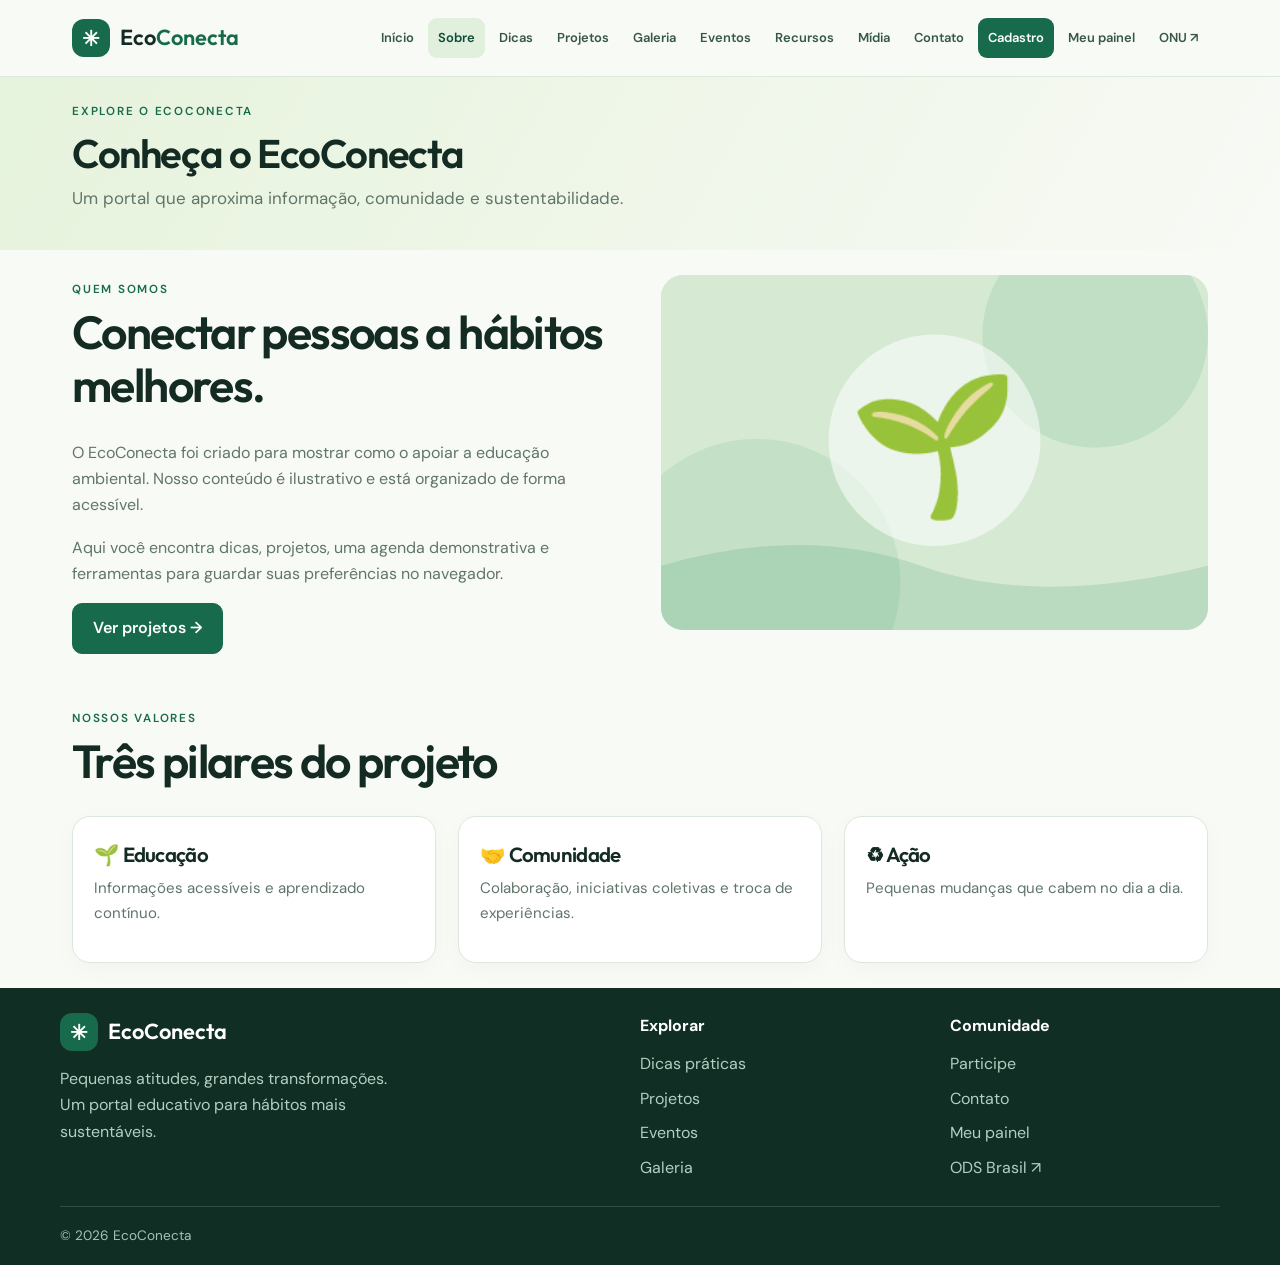
<file: sobre.html>
<!DOCTYPE html>
<html lang="pt-BR">

<head>
    <meta charset="UTF-8">
    <meta name="viewport" content="width=device-width,initial-scale=1">
    <meta name="theme-color" content="#176b4c">
    <meta name="description" content="EcoConecta: portal educativo sobre hábitos sustentáveis.">
    <title>Sobre | EcoConecta</title>
    <link rel="stylesheet" href="https://cdn.jsdelivr.net/npm/bootstrap@5.3.3/dist/css/bootstrap.min.css">
    <link rel="stylesheet" href="css/global.css">
    <link rel="stylesheet" href="css/components.css">
    <link rel="stylesheet" href="css/bootstrap-overrides.css">
</head>

<body>
    <header id="site-header" class="site-header"></header>
    <main id="main-content">
        <section class="page-hero">
            <div class="container"><span class="eyebrow">EXPLORE O ECOCONECTA</span>
                <h1>Conheça o EcoConecta</h1>
                <p>Um portal que aproxima informação, comunidade e sustentabilidade.</p>
            </div>
        </section>
        <section class="section">
            <div class="container">
                <div class="split">
                    <div><span class="eyebrow">QUEM SOMOS</span>
                        <h2>Conectar pessoas a hábitos melhores.</h2>
                        <p>O EcoConecta foi criado para mostrar como o apoiar a educação ambiental. 
                            Nosso conteúdo é ilustrativo e está organizado de forma
                            acessível.</p>
                        <p>Aqui você encontra dicas, projetos, uma agenda demonstrativa e ferramentas para guardar suas
                            preferências no navegador.</p><a class="btn-eco" href="projetos.html">Ver projetos →</a>
                    </div>
                    <div class="image-panel"><img src="img/compostagem.svg"
                            alt="Planta crescendo, símbolo de sustentabilidade"></div>
                </div>
            </div>
        </section>
        <section class="section">
            <div class="container"><span class="eyebrow">NOSSOS VALORES</span>
                <h2>Três pilares do projeto</h2>
                <div class="cards">
                    <article class="card-eco card-body-eco">
                        <h3>🌱 Educação</h3>
                        <p>Informações acessíveis e aprendizado contínuo.</p>
                    </article>
                    <article class="card-eco card-body-eco">
                        <h3>🤝 Comunidade</h3>
                        <p>Colaboração, iniciativas coletivas e troca de experiências.</p>
                    </article>
                    <article class="card-eco card-body-eco">
                        <h3>♻ Ação</h3>
                        <p>Pequenas mudanças que cabem no dia a dia.</p>
                    </article>
                </div>
            </div>
        </section>
    </main>
    <footer id="site-footer" class="site-footer"></footer>
    <script type="module" src="js/app.js" defer></script>
</body>

</html>
</file>
<file: css/global.css>
@import url('https://fonts.googleapis.com/css2?family=DM+Sans:wght@400;500;600;700&family=Outfit:wght@400;500;600;700;800&display=swap');

:root {
    --ink: #142b24;
    --muted: #60756a;
    --green: #176b4c;
    --deep: #0f4a37;
    --lime: #d9f4b5;
    --paper: #f8faf5;
    --line: #dce7dd;
    --white: #fff;
    --shadow: 0 16px 46px rgba(14, 64, 42, .09)
}

* {
    box-sizing: border-box
}

html {
    scroll-behavior: smooth
}

body {
    margin: 0;
    font-family: 'DM Sans', Arial, sans-serif;
    color: var(--ink);
    background: var(--paper);
    line-height: 1.65
}

h1, h2, h3, h4 {
    font-family: 'Outfit', Arial, sans-serif;
    line-height: 1.14;
    letter-spacing: -.035em;
    font-weight: 600;
}

h1 {
    font-size: clamp(2rem, 4vw, 2.5rem);
    margin: .2em 0
}

h2 {
    font-size: clamp(1.75rem, 4vw, 2.9rem);
    margin: .1em 0 .6em
}

h3 {
    font-size: 1.28rem;
    margin: .25em 0 .5em
}

p {
    margin: 0 0 1em;
    color: var(--muted)
}

a {
    color: inherit;
    text-decoration: none
}

a:hover {
    color: var(--green)
}

img {
    max-width: 100%;
    display: block
}

button, input, select, textarea {
    font: inherit
}

button {
    cursor: pointer
}

::selection {
    background: #bfe9a0
}

.container {
    width: calc(100% - 40px);
    max-width: 1160px;
    margin-inline: auto
}

.site-header {
    position: sticky;
    top: 0;
    z-index: 50;
    background: rgba(248, 250, 245, .96);
    backdrop-filter: blur(12px);
    border-bottom: 1px solid var(--line)
}

.nav-wrap {
    display: flex;
    align-items: center;
    justify-content: space-between;
    gap: 18px;
    min-height: 76px
}

.brand {
    display: inline-flex;
    align-items: center;
    gap: 10px;
    font-family: Outfit, sans-serif;
    font-weight: 600;
    font-size: 1.36rem;
    white-space: nowrap;
    color: inherit;
    text-decoration: none;
}

.brand-icon {
    width: 38px;
    height: 38px;
    display: grid;
    place-items: center;
    background: var(--green);
    border-radius: 12px;
    color: white;
    font-size: 1.3rem
}

.brand em {
    font-style: normal;
    color: var(--green)
}

.nav-links {
    display: flex;
    align-items: center;
    gap: 4px;
    flex-wrap: wrap;
    justify-content: flex-end
}

.nav-links a {
    font-weight: 600;
    font-size: .81rem;
    color: #365748;
    border-radius: 9px;
    padding: 9px 10px;
    transition: .2s
}

.nav-links a:hover, .nav-links a.active {
    background: #e1efdd;
    color: var(--deep)
}

.nav-links .nav-cta {
    background: var(--green);
    color: white
}

.nav-links .nav-cta:hover {
    background: var(--deep);
    color: white
}

.nav-toggle {
    display: none;
    border: 1px solid var(--line);
    border-radius: 10px;
    background: white;
    padding: 9px 12px;
    font-size: 1.1rem
}

.site-footer {
    background: #102e23;
    color: white
}

.footer-grid {
    display: grid;
    align-items: start;
    grid-template-columns: 2fr 1fr 1fr;
    gap: 40px;
    padding: 25px 0
}

.site-footer p, .site-footer a {
    color: #b5cec2
}

.site-footer a:hover {
    color: white;
    text-decoration: underline
}

.site-footer .brand,
.site-footer .brand:hover {
    color: #fff;
    text-decoration: none
}

.footer-column > strong {
    display: block;
    margin-bottom: 12px;
}

.footer-links {
    display: flex;
    flex-direction: column;
    gap: 8px
}

.footer-bottom {
    border-top: 1px solid #315043;
    padding: 18px 0;
    color: #a8c2b4;
    font-size: .85rem
}

.section {
    padding: 25px 0
}

.section-heading {
    display: flex;
    justify-content: space-between;
    align-items: end;
    gap: 25px;
    margin-bottom: 24px
}

.section-heading p {
    max-width: 560px
}

.data-table {
    border-collapse: collapse;
    width: 100%;
    background: white;
    border-radius: 14px;
    overflow: hidden;
    box-shadow: 0 0 0 1px var(--line)
}

.data-table th, .data-table td {
    padding: 15px 17px;
    text-align: left;
    border-bottom: 1px solid var(--line)
}

.data-table th {
    background: #1b6047;
    color: white
}

.data-table tr:hover td {
    background: #f0f8ec
}

.table-scroll {
    overflow-x: auto
}

.muted {
    color: var(--muted)
}

.center {
    text-align: center
}

.mb-0 {
    margin-bottom: 0
}

.mb-2 {
    margin-bottom: 14px
}

.small {
    font-size: .85rem
}

@media(max-width:1000px) {
    .nav-toggle {
        display: block
    }

    .nav-links {
        display: none;
        position: absolute;
        top: 75px;
        left: 0;
        right: 0;
        background: var(--paper);
        padding: 15px 20px;
        border-bottom: 1px solid var(--line);
        box-shadow: var(--shadow);
        flex-direction: column;
        align-items: stretch
    }

    .nav-links.open {
        display: flex
    }

    .nav-links a {
        padding: 12px
    }
}

@media(max-width:700px) {
    .container {
        width: calc(100% - 28px)
    }

    .split, .form-grid {
        grid-template-columns: 1fr
    }

    .cards {
        grid-template-columns: 1fr
    }

    .footer-grid {
        grid-template-columns: 1fr 1fr;
        gap: 22px
    }

    .footer-grid>div:first-child {
        grid-column: 1/-1
    }

    .section-heading {
        display: block
    }

    .page-hero {
        padding: 45px 0 25px
    }

    .form-shell {
        padding: 20px
    }
}

@media(min-width:701px) and (max-width:950px) {
    .cards {
        grid-template-columns: repeat(2, 1fr)
    }
}

#site-header {
    width: 100%
}

#brandFooter {
    text-decoration: none;
}

#brand-header:hover {
    color: var(--ink);
    text-decoration: none;
}
</file>
<file: css/components.css>
.btn-eco {
    display: inline-flex;
    align-items: center;
    justify-content: center;
    gap: 9px;
    min-height: 44px;
    border: 1px solid var(--green);
    border-radius: 10px;
    padding: 11px 20px;
    background: var(--green);
    color: white;
    font-weight: 600;
    transition: transform .2s, background .2s
}

#btnNossaProposta {
    margin-top: 15px;
}

.btn-eco:hover {
    background: var(--deep);
    color: white;
    transform: translateY(-2px)
}

.btn-eco.outline {
    background: transparent;
    color: var(--deep)
}

.btn-eco.outline:hover {
    background: #e7f1e5
}

.btn-eco.light {
    background: white;
    border-color: white;
    color: var(--deep)
}

#pNossaProposta {
    margin-top: 35px;
    margin-bottom: 25px;
}

.cards {
    display: grid;
    grid-template-columns: repeat(3, minmax(0, 1fr));
    gap: 22px
}

.card-actions {
    display: flex;
    justify-content: space-between;
    align-items: center;
    gap: 12px;
}

.card-eco {
    min-width: 0;
    background: white;
    border: 1px solid var(--line);
    border-radius: 18px;
    overflow: hidden;
    box-shadow: 0 6px 25px #0b442607;
    transition: transform .2s, box-shadow .2s
}

.card-eco:hover {
    transform: translateY(-4px);
    box-shadow: var(--shadow)
}

.card-media {
    position: relative;
    width: 100%;
    aspect-ratio: 16 / 9;
    background: #e6f3dc;
    overflow: hidden;
}

.card-media .card-img {
    display: block;
    width: 100%;
    height: 100%;
    object-fit: contain;
}

.card-body-eco {
    padding: 21px
}

.card-body-eco p {
    font-size: .94rem;
    min-height: 45px
}

.tag {
    display: inline-block;
    background: #e1f2dc;
    color: #206044;
    border-radius: 40px;
    padding: 3px 12px;
    font-weight: 600;
    font-size: .73rem
}

.tag-overlay {
    position: absolute;
    top: 14px;
    right: 14px;
    z-index: 1;

    background: rgba(225, 242, 220, 0.95);
    box-shadow: 0 3px 12px rgba(0, 0, 0, 0.08);
}

.card-link {
    font-weight: 600;
    color: var(--green);
    display: inline-flex;
    gap: 6px;
    align-items: center
}

.card-media {
    position: relative;
    width: 100%;
    aspect-ratio: 16 / 9;
    background: #e6f3dc;
    overflow: hidden;
}

.page-hero {
    padding: 20px 0 20px;
    background: linear-gradient(120deg, #e6f3dc, #f8faf5)
}

.page-hero p {
    max-width: 700px;
    font-size: 1.06rem
}

.callout {
    padding: 25px;
    background: #144d39;
    color: white;
    border-radius: 22px
}

.callout p {
    color: #d4e8dd
}

.callout h2 {
    margin-top: 0
}

.split {
    display: grid;
    grid-template-columns: 1fr 1fr;
    gap: 42px;
    align-items: start
}

.image-panel {
    border-radius: 22px;
    overflow: hidden;
    background: #d9ead7
}

.image-panel img {
    width: 100%;
    max-height: 420px;
    object-fit: cover
}

.feature-list {
    display: grid;
    gap: 14px
}

.feature {
    display: flex;
    gap: 13px;
    align-items: flex-start
}

.feature-icon {
    flex: 0 0 37px;
    height: 37px;
    border-radius: 10px;
    background: #dcefd4;
    display: grid;
    place-items: center
}

.feature p {
    margin: 0
}

.filters {
    display: flex;
    flex-wrap: wrap;
    gap: 9px;
    margin: 0 0 24px
}

.filter-btn {
    border: 1px solid #bfd5c5;
    color: var(--deep);
    background: white;
    border-radius: 50px;
    padding: 8px 16px;
    font-weight: 600
}

.filter-btn:hover, .filter-btn.selected {
    color: white;
    background: var(--green)
}

.form-shell {
    background: white;
    padding: 30px;
    border: 1px solid var(--line);
    border-radius: 18px;
    box-shadow: var(--shadow)
}

.form-grid {
    display: grid;
    grid-template-columns: 1fr 1fr;
    gap: 18px
}

.field {
    display: flex;
    flex-direction: column;
    gap: 7px;
    margin-bottom: 17px
}

.field label {
    font-weight: 600;
    color: var(--ink)
}

.field input, .field select, .field textarea {
    width: 100%;
    padding: 12px 13px;
    border: 1px solid #bdcfc2;
    border-radius: 10px;
    background: #fff;
    outline: none;
    transition: .2s
}

.field input:focus, .field select:focus, .field textarea:focus {
    border-color: #168253;
    box-shadow: 0 0 0 3px #39aa7030
}

.field input:not(:placeholder-shown):invalid,
.field textarea:not(:placeholder-shown):invalid {
    border-color: #c45252;
    background: #fff8f8
}

.field textarea {
    resize: vertical;
    min-height: 125px
}

.hint {
    font-size: .8rem;
    color: var(--muted)
}

.alert-eco {
    padding: 13px 17px;
    border-radius: 10px;
    background: #e4f3dd;
    color: #185237;
    font-weight: 600;
    margin: 14px 0
}

.alert-eco.error {
    background: #ffe9e4;
    color: #933c2e
}

.hidden {
    display: none !important
}

.empty-state {
    text-align: center;
    padding: 40px 15px;
    color: var(--muted);
    background: white;
    border: 1px dashed #bfd4c4;
    border-radius: 14px
}

.pill-list {
    display: flex;
    flex-wrap: wrap;
    gap: 10px
}

.pill {
    background: white;
    border: 1px solid #d6e4da;
    border-radius: 12px;
    padding: 9px 12px
}

.action-link {
    border: 0;
    background: transparent;
    color: var(--green);
    font-weight: 600;
    padding: 5px
}

.action-link.danger {
    color: #9b3c3c
}

.eyebrow {
    display: inline-flex;
    align-items: center;
    gap: 8px;
    color: var(--green);
    font-weight: 600;
    text-transform: uppercase;
    letter-spacing: .15em;
    font-size: .73rem
}

.button-row {
    display: flex;
    gap: 12px;
    flex-wrap: wrap;
    margin-top: 26px
}

.spacer-top {
    margin-top: 24px
}


@media (max-width: 700px) {
    .page-hero {
        padding: 45px 0 25px;
    }
}
</file>
<file: css/pages/index.css>
.hero {
    padding: 20px 0 25px
}

.hero h1 {
    font-size: clamp(2.5rem, 6vw, 5rem);
}

.hero-grid {
    display: grid;
    grid-template-columns: 1.08fr .92fr;
    align-items: center;
    gap: 45px
}

.hero-lead {
    font-size: 1.12rem;
    max-width: 550px
}

.hero-actions {
    display: flex;
    gap: 12px;
    flex-wrap: wrap;
    margin-top: 26px
}

.hero-visual {
    position: relative;
    min-height: 410px;
    border-radius: 28px;
    background: linear-gradient(140deg, #d8eec7, #9acaa6);
    overflow: hidden;
    box-shadow: var(--shadow);
    display: grid;
    place-items: center
}

.hero-visual img {
    width: 80%;
    filter: drop-shadow(0 18px 16px #437f4b30)
}

.floating-label {
    position: absolute;
    background: white;
    padding: 12px 17px;
    border-radius: 15px;
    box-shadow: var(--shadow);
    font-weight: 600;
    font-size: .84rem
}

.floating-label.top {
    top: 35px;
    right: 22px
}

.floating-label.bottom {
    bottom: 30px;
    left: 23px
}

.stats {
    display: grid;
    grid-template-columns: repeat(3, 1fr);
    gap: 15px;
    padding: 24px 0
}

.stat {
    background: white;
    padding: 24px;
    border: 1px solid var(--line);
    border-radius: 18px
}

.stat strong {
    display: block;
    color: var(--deep);
    font-size: 2rem;
    font-family: Outfit, sans-serif
}

.stat span {
    color: var(--muted);
    font-size: .88rem
}

#indexEyebrow {
    color: #099863;
}

.home-highlight {
    color: #176b4c;
}

.home-eyebrow {
    color: #6abc12;
}

@media(max-width: 1000px) {
    .hero-grid {
        gap: 28px
    }

    .hero-visual {
        min-height: 330px
    }
}

@media(max-width: 700px) {
    .hero {
        padding: 45px 0
    }

    .hero-visual {
        min-height: 290px
    }

    .stats {
        grid-template-columns: 1fr
    }

    .hero-grid {
        grid-template-columns: 1fr;
    }
}
</file>
<file: css/pages/contato.css>
.page-contact-note, .page-contact-note a {
    color: #fff;
}

.page-contact-note a {
    text-decoration: underline;
}
</file>
<file: css/pages/dicas.css>
/* Títulos internos padronizados em css/global.css. */
</file>
<file: css/pages/eventos.css>
.event-list {
    display: grid;
    gap: 16px
}

.event-item {
    display: flex;
    justify-content: space-between;
    align-items: center;
    gap: 20px;
    padding: 23px;
    background: white;
    border: 1px solid var(--line);
    border-radius: 16px
}

.event-date {
    flex: 0 0 72px;
    background: #e4f1dd;
    border-radius: 12px;
    text-align: center;
    padding: 10px;
    color: var(--deep)
}

.event-date strong {
    display: block;
    font-size: 1.5rem;
    line-height: 1
}

.event-content {
    flex: 1
}

.event-content p {
    margin: 0
}

@media(max-width: 700px) {
    .event-item {
        align-items: flex-start;
        flex-wrap: wrap
    }
    
    .event-item .btn-eco {
        width: 100%
    }
}
</file>
<file: css/pages/galeria.css>
.gallery-grid {
    display: grid;
    grid-template-columns: repeat(3, minmax(0, 1fr));
    gap: 18px;
}

.gallery-card {
    display: flex;
    flex-direction: column;
    min-width: 0;
    margin: 0;
    overflow: hidden;
    border-radius: 18px;
    background: white;
}

.gallery-media {
    position: relative;
    width: 100%;
    aspect-ratio: 16 / 9;
    overflow: hidden;
    background: #e6f3dc;
}

.gallery-media img {
    display: block;
    width: 100%;
    height: 100%;
    object-fit: contain;
}

.gallery-media .tag-overlay {
    position: absolute;
    top: 14px;
    right: 14px;
    z-index: 2;
}

.gallery-card img {
    display: block;
    width: 100%;
    height: auto;
    aspect-ratio: 16 / 9;
    object-fit: contain;
}

.gallery-card:hover img {
    transform: scale(1.02);
}

.gallery-card .gallery-caption {
    position: static;
    display: block;
    padding: 13px 15px;
    background: white;
    color: var(--ink);
    font-weight: 700;
}

#gallery:empty {
    min-height: 120px
}

@media (min-width: 701px) and (max-width: 950px) {
    .gallery-grid {
        grid-template-columns: repeat(2, minmax(0, 1fr));
    }
}

@media (max-width: 700px) {
    .gallery-grid {
        grid-template-columns: 1fr;
    }
}
</file>
<file: css/pages/midia.css>
.media-box {
    padding: 24px;
    background: white;
    border: 1px solid var(--line);
    border-radius: 18px
}

.media-box video, .media-box audio {
    display: block;
    width: 100%;
    margin-top: 15px
}

.media-box video {
    background: #142d24;
    border-radius: 12px;
    aspect-ratio: 16/9;
    max-height: 390px
}

.media-box:focus-within {
    outline: 2px solid #82b99a;
    outline-offset: 3px
}

.h2-midia {
    margin: .1em 0 .1em;
}
</file>
<file: css/pages/painel.css>
.dashboard-grid {
    display: grid;
    grid-template-columns: 1fr 1fr;
    gap: 20px
}

.panel {
    padding: 23px;
    background: white;
    border: 1px solid var(--line);
    border-radius: 17px
}

.panel ul {
    padding-left: 19px
}

.panel li {
    padding: 7px 0
}

@media(max-width: 700px) {
    .dashboard-grid {
        grid-template-columns: 1fr;
    }
}
</file>
<file: css/pages/projetos.css>
/* Títulos internos padronizados em css/global.css. */
</file>
<file: css/pages/recursos.css>
.resource-list {
    display: grid;
    grid-template-columns: 1fr 1fr;
    gap: 18px
}

.resource {
    background: white;
    padding: 23px;
    border: 1px solid var(--line);
    border-radius: 15px
}

.data-table caption {
    caption-side: bottom;
    text-align: left;
    padding: 12px;
}

@media(max-width: 700px) {
    .resource-list {
        grid-template-columns: 1fr;
    }

    .data-table th, .data-table td {
        padding: 11px;
        font-size: .85rem
    }
}
</file>
